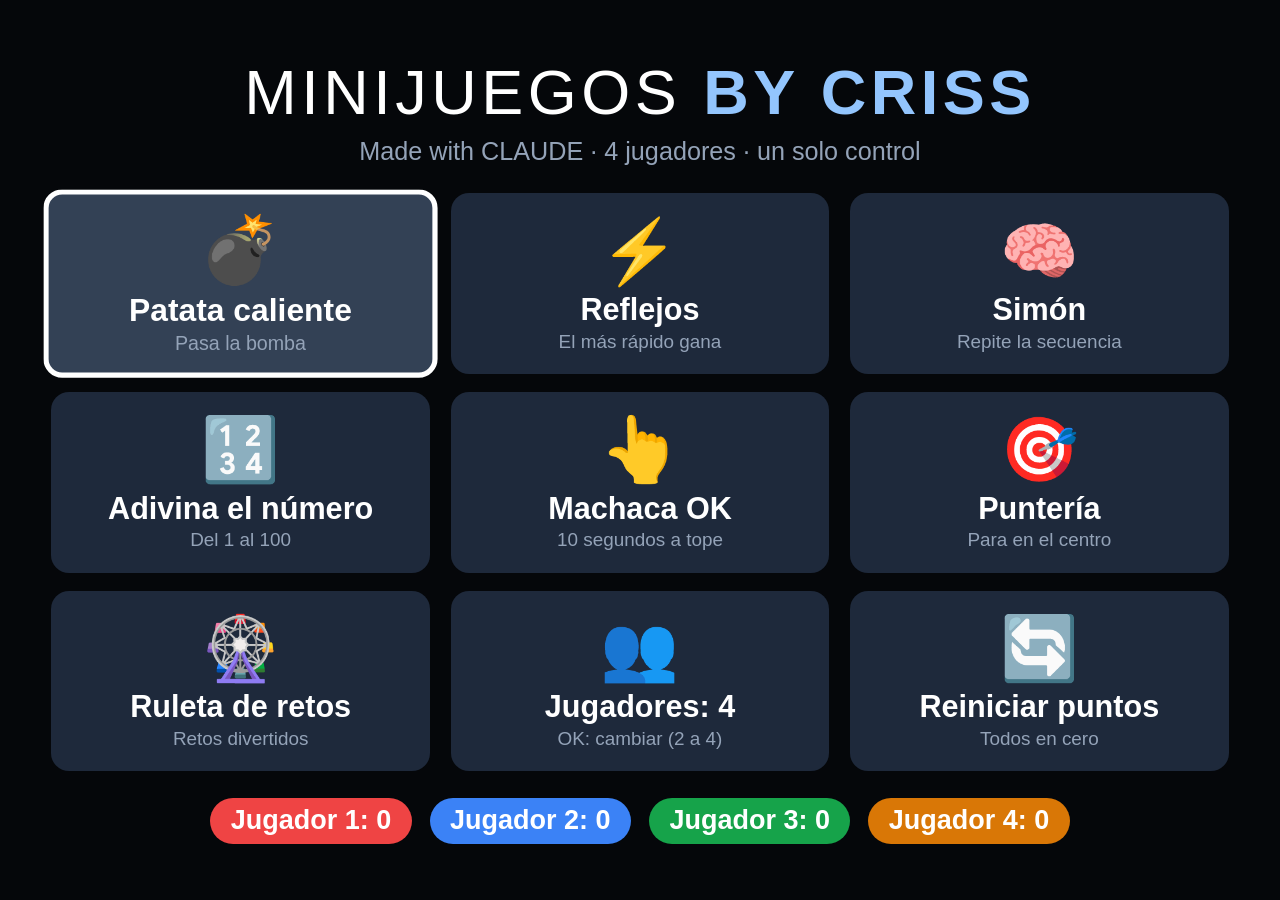
<file: public/assets/aistudio/Minijuegos_4134ff2e.html>
<!DOCTYPE html>
<html lang="es">
<head>
<meta charset="UTF-8">
<meta name="viewport" content="width=device-width, initial-scale=1">
<title>Minijuegos BY CRISS</title>
<style>
:root{color-scheme:dark}
*{box-sizing:border-box;margin:0;padding:0}
html,body{width:100%;height:100%;background:#05070a;color:#fff;font-family:Arial,sans-serif;overflow:hidden}
#stage{position:fixed;inset:0;display:flex;align-items:center;justify-content:center;text-align:center;transition:background .2s}
.c{padding:2vh 4vw;max-width:96vw}
.big{font-size:12vh;font-weight:bold;text-shadow:0 .4vh 1.2vh rgba(0,0,0,.4)}
.sub{font-size:4.6vh;margin-top:2vh}
.hint{font-size:3.2vh;color:rgba(255,255,255,.78);margin-top:4vh}
.giant{font-size:30vh;font-weight:bold;line-height:1.05}
.bomb{font-size:26vh;line-height:1.1}
.row{font-size:5.6vh;margin:1.6vh 0;font-weight:bold}.row small{font-size:3.4vh;color:#fff;opacity:.85}
.menu{width:92vw;text-align:center}
.title{font-size:7vh;letter-spacing:.5vh}.title b{color:#93c5fd}
.subt{font-size:2.8vh;color:#94a3b8;margin:1vh 0 3vh}
.grid{display:grid;grid-template-columns:repeat(3,1fr);gap:2vh 1.6vw}
.card{background:#1e293b;border:.6vh solid transparent;border-radius:2vh;padding:1.8vh 1vw}
.card.sel{border-color:#fff;background:#334155;transform:scale(1.04)}
.card .e{font-size:7vh}.card .t{font-size:3.4vh;font-weight:bold;margin-top:.4vh}.card .d{font-size:2.1vh;color:#94a3b8;margin-top:.4vh}
.chips{margin-top:3vh;display:flex;gap:1.4vw;justify-content:center;flex-wrap:wrap}
.chip{font-size:3vh;font-weight:bold;padding:.8vh 1.6vw;border-radius:5vh}
.simon{display:grid;grid-template-columns:repeat(3,14vh);grid-template-rows:repeat(3,14vh);gap:1.4vh;justify-content:center;margin-top:3vh}
.sd{display:flex;align-items:center;justify-content:center;font-size:7vh;border-radius:2vh;color:#fff}
.sd.up{grid-area:1/2}.sd.left{grid-area:2/1}.sd.right{grid-area:2/3}.sd.down{grid-area:3/2}
.track{position:relative;width:70vw;height:9vh;background:#334155;border-radius:2vh;margin:6vh auto 2vh}
.zone{position:absolute;left:46%;width:8%;top:0;bottom:0;background:#22c55e;border-radius:1vh}
.mk{position:absolute;top:-1.2vh;bottom:-1.2vh;width:1.4vh;background:#fbbf24;transform:translateX(-50%);border-radius:1vh}
.barw{width:60vw;height:3vh;background:rgba(0,0,0,.35);border-radius:2vh;margin:3vh auto 0;overflow:hidden}.barf{height:100%;width:100%;background:#fff}
</style>
</head>
<body>
<div id="stage"></div>
<script>
const $ = id => document.getElementById(id);
const COL = ['#ef4444', '#3b82f6', '#16a34a', '#d97706'];
let np = Math.min(4, Math.max(2, +(localStorage.getItem('mj_np') || 4)));
const P = [0, 1, 2, 3].map(i => ({ n: 'Jugador ' + (i + 1), pts: 0 }));
let cur = { key() {} }, gid = 0, inMenu = true, actx = null, ms = 0;

const T = (f, t) => { const g = gid; return setTimeout(() => { if (g === gid) f(); }, t); };
const I = (f, t) => { const g = gid; const id = setInterval(() => { if (g !== gid) { clearInterval(id); return; } f(); }, t); return id; };
function show(html, key, bg) { cur = { key: key || (() => {}) }; const s = $('stage'); s.innerHTML = html; s.style.background = bg || ''; }
function tone(f, d = .15, type = 'square', v = .1) {
  try {
    actx = actx || new AudioContext();
    const o = actx.createOscillator(), g = actx.createGain();
    o.type = type; o.frequency.value = f; g.gain.value = v; o.connect(g); g.connect(actx.destination);
    o.start(); o.stop(actx.currentTime + d);
  } catch (e) {}
}
function pass(i, sub, then) {
  tone(520, .1);
  show(`<div class="c"><div class="sub">Pásale el control a</div><div class="big">${P[i].n}</div><div class="sub">${sub}</div><div class="hint">Presiona OK cuando lo tengas</div></div>`, k => { if (k === 'ok') then(); }, COL[i]);
}
function fin(title, rank, lines, again) {
  gid++;
  const pts = [3, 2, 1, 0];
  rank.forEach((p, r) => { P[p].pts += pts[Math.min(r, 3)]; });
  tone(523, .15); setTimeout(() => tone(784, .35), 170);
  show(`<div class="c"><div class="big" style="font-size:9vh">${title}</div>${rank.map((p, r) => `<div class="row" style="color:${COL[p] === '#16a34a' ? '#4ade80' : COL[p] === '#d97706' ? '#fbbf24' : COL[p] === '#3b82f6' ? '#60a5fa' : '#f87171'}">${r + 1}. ${P[p].n} — ${lines[r]} <small>+${pts[Math.min(r, 3)]}</small></div>`).join('')}<div class="hint">OK: menú · ▲: jugar otra vez</div></div>`,
    k => { if (k === 'ok') menu(); else if (k === 'up') again(); });
}

/* ---------- 1. Patata caliente ---------- */
function bomba() {
  gid++; inMenu = false;
  let h = 0, tot = 0, t0 = 0, last = 0, alive = false; const b = [0, 0, 0, 0];
  const draw = () => show(`<div class="c"><div class="bomb">💣</div><div class="big">${P[h].n}</div><div class="sub">Quemadas: ${b[h]} / 3</div><div class="hint">OK: pasar la bomba al siguiente</div></div>`,
    k => { if (k === 'ok' && alive && Date.now() - last > 200) { last = Date.now(); h = (h + 1) % np; tone(400, .05); draw(); } }, COL[h]);
  const beat = () => { if (!alive) return; const f = Math.min(1, (Date.now() - t0) / tot); tone(600 + f * 700, .05, 'square', .07); T(beat, Math.max(150, 650 - f * 500)); };
  const boom = () => {
    if (!alive) return; alive = false; b[h]++; tone(110, .9, 'sawtooth', .3);
    const out = b[h] >= 3;
    show(`<div class="c"><div class="bomb">💥</div><div class="big">¡BOOM!</div><div class="sub">${P[h].n} se quemó (${b[h]}/3)</div><div class="hint">OK: ${out ? 'ver resultados' : 'siguiente ronda'}</div></div>`,
      k => { if (k === 'ok') { if (out) end(); else round(); } }, '#7f1d1d');
  };
  const round = () => { tot = 6000 + Math.random() * 13000; t0 = Date.now(); alive = true; last = Date.now(); draw(); beat(); T(boom, tot); };
  const end = () => { const rank = [...Array(np).keys()].sort((x, y) => b[x] - b[y]); fin('Patata caliente', rank, rank.map(p => b[p] + ' quemadas'), bomba); };
  pass(0, 'Empieza la bomba', round);
}

/* ---------- 2. Reflejos ---------- */
function reflejos() {
  gid++; inMenu = false;
  const R = 3, tot = Array(np).fill(0), q = []; let qi = 0;
  for (let r = 0; r < R; r++) for (let i = 0; i < np; i++) q.push(i);
  const next = () => { if (qi >= q.length) return end(); const i = q[qi]; pass(i, 'Ronda ' + (Math.floor(qi / np) + 1) + ' de ' + R + ' · reflejos', () => wait(i)); };
  const cont = k => { if (k === 'ok') { qi++; next(); } };
  const wait = i => {
    let st = 0;
    const wt = T(() => {
      st = performance.now(); tone(900, .25);
      show(`<div class="c"><div class="giant">¡YA!</div></div>`, k => {
        if (k !== 'ok') return;
        const t = Math.round(performance.now() - st); tot[i] += t; tone(660, .1);
        show(`<div class="c"><div class="big">${t} ms</div><div class="sub">${P[i].n}</div><div class="hint">OK: continuar</div></div>`, cont, COL[i]);
      }, '#16a34a');
    }, 2000 + Math.random() * 3500);
    show(`<div class="c"><div class="big">Espera…</div><div class="sub">No presiones hasta ver VERDE</div></div>`, k => {
      if (k !== 'ok') return;
      clearTimeout(wt); tot[i] += 1000; tone(150, .4, 'sawtooth');
      show(`<div class="c"><div class="big">¡Muy pronto!</div><div class="sub">+1000 ms de castigo</div><div class="hint">OK: continuar</div></div>`, cont, '#7f1d1d');
    }, '#b91c1c');
  };
  const end = () => { const rank = [...Array(np).keys()].sort((x, y) => tot[x] - tot[y]); fin('Reflejos', rank, rank.map(p => tot[p] + ' ms en total'), reflejos); };
  next();
}

/* ---------- 3. Simón ---------- */
function simon() {
  gid++; inMenu = false;
  const D = ['up', 'right', 'down', 'left'], C = { up: '#22c55e', right: '#ef4444', down: '#f59e0b', left: '#3b82f6' };
  const F = { up: 523, right: 659, down: 392, left: 330 }, A = { up: '▲', right: '▶', down: '▼', left: '◀' };
  let seq = [], alive = [...Array(np).keys()], out = [], ti = 0;
  const pad = lit => '<div class="simon">' + D.map(d => `<div class="sd ${d}" style="background:${C[d]};opacity:${lit === d ? 1 : .22}">${A[d]}</div>`).join('') + '</div>';
  const draw = (lit, msg, key, bg) => show(`<div class="c"><div class="sub">${msg}</div>${pad(lit)}</div>`, key, bg);
  const turn = () => { const p = alive[ti % alive.length]; pass(p, seq.length ? 'Memoria: repite y agrega una flecha' : 'Memoria: empieza con una flecha', () => watch(p)); };
  const watch = p => {
    let i = 0; const m = P[p].n + ' · mira…';
    draw(null, m, null, COL[p]);
    const step = () => {
      if (i >= seq.length) { T(() => input(p), 300); return; }
      const d = seq[i++]; draw(d, m, null, COL[p]); tone(F[d], .3);
      T(() => { draw(null, m, null, COL[p]); T(step, 220); }, 500);
    };
    T(step, 500);
  };
  const input = p => {
    let idx = 0;
    const msg = () => idx < seq.length ? P[p].n + ' · repite (' + idx + '/' + seq.length + ')' : P[p].n + ' · agrega una flecha nueva';
    const kf = k => {
      if (!D.includes(k)) return; tone(F[k], .18);
      if (idx < seq.length) { if (k === seq[idx]) { idx++; draw(k, msg(), kf, COL[p]); } else fail(p); }
      else { seq.push(k); draw(k, '¡Agregada!', null, COL[p]); T(() => { ti = (alive.indexOf(p) + 1) % alive.length; turn(); }, 700); }
    };
    draw(null, msg(), kf, COL[p]);
  };
  const fail = p => {
    tone(110, .7, 'sawtooth', .3); out.push(p); const r = alive.indexOf(p); alive.splice(r, 1); seq = []; ti = r;
    show(`<div class="c"><div class="big">¡Fallaste!</div><div class="sub">${P[p].n} sale del juego</div><div class="hint">OK: continuar</div></div>`, k => { if (k === 'ok') { if (alive.length <= 1) end(); else turn(); } }, '#7f1d1d');
  };
  const end = () => { const rank = [...alive, ...out.slice().reverse()]; fin('Simón', rank, rank.map((p, i) => i === 0 ? 'Ganador' : 'Eliminado'), simon); };
  turn();
}

/* ---------- 4. Adivina el número ---------- */
function adivina() {
  gid++; inMenu = false;
  const sec = 1 + Math.floor(Math.random() * 100), diff = Array(np).fill(100);
  let lo = 1, hi = 100, ti = 0, g = 50;
  const turn = () => pass(ti, 'Adivina el número del 1 al 100', pick);
  const pick = () => {
    const draw = () => show(`<div class="c"><div class="sub">${P[ti].n} · está entre ${lo} y ${hi}</div><div class="giant">${g}</div><div class="hint">▲▼ ±1 · ◀▶ ±10 · OK confirma</div></div>`, k => {
      if (k === 'up') g = Math.min(100, g + 1); else if (k === 'down') g = Math.max(1, g - 1);
      else if (k === 'right') g = Math.min(100, g + 10); else if (k === 'left') g = Math.max(1, g - 10);
      else if (k === 'ok') { check(); return; } else return;
      tone(300 + g * 4, .04); draw();
    }, COL[ti]);
    draw();
  };
  const check = () => {
    diff[ti] = Math.abs(g - sec);
    if (g === sec) { end(ti); return; }
    const hint = g < sec ? 'MÁS ALTO ▲' : 'MÁS BAJO ▼';
    if (g < sec) lo = Math.max(lo, g + 1); else hi = Math.min(hi, g - 1);
    tone(g < sec ? 700 : 300, .3);
    show(`<div class="c"><div class="giant" style="font-size:16vh">${g}</div><div class="big">${hint}</div><div class="hint">OK: siguiente jugador</div></div>`, k => { if (k === 'ok') { ti = (ti + 1) % np; g = Math.round((lo + hi) / 2); turn(); } }, COL[ti]);
  };
  const end = w => {
    const rest = [...Array(np).keys()].filter(x => x !== w).sort((x, y) => diff[x] - diff[y]);
    const rank = [w, ...rest];
    fin('Adivina el número', rank, rank.map((p, i) => i === 0 ? '¡Acertó el ' + sec + '!' : 'a ' + diff[p] + ' de distancia'), adivina);
  };
  turn();
}

/* ---------- 5. Machaca OK ---------- */
function machaca() {
  gid++; inMenu = false;
  const sc = Array(np).fill(0); let ti = 0;
  const turn = () => { if (ti >= np) { end(); return; } pass(ti, '¡Machaca OK durante 10 segundos!', () => count(3)); };
  const count = n => { if (n === 0) { run(); return; } tone(500, .1); show(`<div class="c"><div class="giant">${n}</div></div>`, null, COL[ti]); T(() => count(n - 1), 800); };
  const run = () => {
    let c = 0, done = false; const t1 = Date.now() + 10000;
    show(`<div class="c"><div class="sub">${P[ti].n} · ¡DALE!</div><div class="giant" id="cn">0</div><div class="barw"><div class="barf" id="bf"></div></div></div>`,
      k => { if (k === 'ok' && !done) { c++; const e = $('cn'); if (e) e.textContent = c; tone(500 + (c % 10) * 40, .03, 'square', .05); } }, COL[ti]);
    const iv = I(() => {
      const left = t1 - Date.now(), bf = $('bf'); if (bf) bf.style.width = Math.max(0, left / 100) + '%';
      if (left <= 0 && !done) {
        done = true; clearInterval(iv); sc[ti] = c; tone(300, .5);
        show(`<div class="c"><div class="big">${c} pulsaciones</div><div class="sub">${P[ti].n}</div><div class="hint">OK: continuar</div></div>`, k => { if (k === 'ok') { ti++; turn(); } }, COL[ti]);
      }
    }, 50);
  };
  const end = () => { const rank = [...Array(np).keys()].sort((x, y) => sc[y] - sc[x]); fin('Machaca OK', rank, rank.map(p => sc[p] + ' pulsaciones'), machaca); };
  turn();
}

/* ---------- 6. Puntería ---------- */
function punteria() {
  gid++; inMenu = false;
  const sc = Array(np).fill(0); let ti = 0;
  const turn = () => { if (ti >= np) { end(); return; } pass(ti, '3 disparos: detén la barra en el centro', () => shot(0)); };
  const shot = n => {
    if (n >= 3) { show(`<div class="c"><div class="big">${sc[ti]} puntos</div><div class="sub">${P[ti].n}</div><div class="hint">OK: continuar</div></div>`, k => { if (k === 'ok') { ti++; turn(); } }, COL[ti]); return; }
    let x = 0, dir = 1, run = true; const v = 1.1 + n * .55;
    show(`<div class="c"><div class="sub">${P[ti].n} · disparo ${n + 1}/3</div><div class="track"><div class="zone"></div><div class="mk" id="mk"></div></div><div class="hint">OK: detener la barra</div></div>`, k => {
      if (k !== 'ok' || !run) return;
      run = false; clearInterval(iv);
      const pts = Math.max(0, Math.round(100 - Math.abs(x - 50) * 2)); sc[ti] += pts; tone(300 + pts * 6, .25);
      const m = $('mk'); if (m) m.style.background = '#fff';
      T(() => { show(`<div class="c"><div class="giant">+${pts}</div></div>`, null, COL[ti]); T(() => shot(n + 1), 900); }, 250);
    }, COL[ti]);
    const iv = I(() => { if (!run) return; x += dir * v; if (x >= 100) { x = 100; dir = -1; } if (x <= 0) { x = 0; dir = 1; } const m = $('mk'); if (m) m.style.left = x + '%'; }, 16);
  };
  const end = () => { const rank = [...Array(np).keys()].sort((x, y) => sc[y] - sc[x]); fin('Puntería', rank, rank.map(p => sc[p] + ' puntos'), punteria); };
  turn();
}

/* ---------- 7. Ruleta de retos ---------- */
const RETOS = ['Imita a un animal hasta que alguien adivine', 'Cuenta un chiste', 'Baila 10 segundos sin música', 'Habla como robot durante 1 minuto', 'Di un trabalenguas sin equivocarte', 'Haz 10 sentadillas', 'Canta el coro de tu canción favorita', 'Imita a otro jugador', 'Di 5 frutas en 5 segundos', 'Mantén el equilibrio en un pie 15 segundos', 'Cuenta del 20 al 1 sin equivocarte', 'Haz tu mejor cara de sorpresa', 'Cuenta tu mejor anécdota', 'Di tu nombre al revés', 'Haz reír a alguien sin tocarlo', 'Inventa un lema para este grupo', 'Di 3 cosas que te hacen feliz', 'Actúa una película sin hablar', 'Habla 10 segundos sin mover los labios', 'Nombra 5 países en 10 segundos', 'Haz el sonido de 3 animales', 'Camina como un modelo', 'Elige quién hace el siguiente reto', 'Cuenta hasta 30 sin decir el 7', 'Describe tu día usando solo gestos'];
const GEN = {
  ej: ['sentadillas', 'saltos', 'abdominales', 'giros', 'aplausos', 'pasos de baile', 'flexiones de brazo'],
  n: [5, 8, 10, 12, 15],
  pj: ['un robot', 'un pirata', 'un bebé', 'un presentador de noticias', 'un abuelo', 'un gallo', 'un superhéroe', 'un fantasma', 'un cantante de ópera', 'un mono', 'un chef', 'un astronauta'],
  ac: ['pidiendo un helado', 'contando hasta 10', 'saludando a todos', 'explicando cómo se hace un sándwich', 'pidiendo perdón', 'dando una noticia', 'hablando por teléfono', 'buscando algo perdido', 'cantando una canción de cuna'],
  cosa: ['animales', 'frutas', 'colores', 'países', 'ciudades', 'comidas', 'deportes', 'profesiones', 'objetos de la casa', 'películas'],
  seg: [5, 8, 10, 15],
  cuerpo: ['en cámara lenta', 'a toda velocidad', 'con los ojos cerrados', 'sin reírte', 'con una mano en la cabeza', 'en un solo pie'],
  voz: ['sin repetir', 'sin reírte', 'con voz de pato', 'con voz de gigante', 'en cámara lenta', 'con acento extranjero', 'susurrando', 'como si fueras un locutor']
};
const pick = a => a[Math.floor(Math.random() * a.length)];
function genReto() {
  const t = Math.floor(Math.random() * 4);
  if (t === 0) return 'Haz ' + pick(GEN.n) + ' ' + pick(GEN.ej) + ' ' + pick(GEN.cuerpo);
  if (t === 1) return 'Actúa como ' + pick(GEN.pj) + ' ' + pick(GEN.ac);
  if (t === 2) return 'Nombra ' + pick([3, 4, 5, 6]) + ' ' + pick(GEN.cosa) + ' en ' + pick(GEN.seg) + ' segundos ' + pick(GEN.voz);
  return 'Cuenta una historia de ' + pick([3, 4, 5]) + ' frases sobre ' + pick(GEN.cosa) + ' ' + pick(GEN.voz);
}
let deck = [], lastR = '';
function nextReto() {
  let r = '';
  for (let i = 0; i < 12; i++) {
    if (Math.random() < .5) { if (!deck.length) deck = RETOS.slice().sort(() => Math.random() - .5); r = deck.pop(); }
    else r = genReto();
    if (r !== lastR) break;
  }
  lastR = r; return r;
}
function ruleta() {
  gid++; inMenu = false; let last = -1;
  const go = () => {
    let ti; do { ti = Math.floor(Math.random() * np); } while (np > 1 && ti === last);
    last = ti; let n = 0;
    const iv = I(() => {
      n++;
      show(`<div class="c"><div class="sub">Girando…</div><div class="big" style="font-size:7vh;max-width:80vw">${RETOS[Math.floor(Math.random() * RETOS.length)]}</div></div>`, null, COL[n % np]);
      tone(300 + n * 10, .05);
      if (n >= 16) {
        clearInterval(iv); tone(784, .4);
        show(`<div class="c"><div class="sub">Le toca a</div><div class="big">${P[ti].n}</div><div class="big" style="font-size:6.4vh;margin-top:4vh;max-width:80vw">${nextReto()}</div><div class="hint">OK: otro reto · Atrás: menú</div></div>`, k => { if (k === 'ok') go(); }, COL[ti]);
      }
    }, 110);
  };
  go();
}

/* ---------- menú ---------- */
const ITEMS = [
  { n: 'Patata caliente', e: '💣', d: 'Pasa la bomba', f: bomba },
  { n: 'Reflejos', e: '⚡', d: 'El más rápido gana', f: reflejos },
  { n: 'Simón', e: '🧠', d: 'Repite la secuencia', f: simon },
  { n: 'Adivina el número', e: '🔢', d: 'Del 1 al 100', f: adivina },
  { n: 'Machaca OK', e: '👆', d: '10 segundos a tope', f: machaca },
  { n: 'Puntería', e: '🎯', d: 'Para en el centro', f: punteria },
  { n: 'Ruleta de retos', e: '🎡', d: 'Retos divertidos', f: ruleta },
  { n: 'Jugadores', e: '👥', d: 'OK: cambiar (2 a 4)', pl: 1 },
  { n: 'Reiniciar puntos', e: '🔄', d: 'Todos en cero', rs: 1 }
];
function menu() {
  gid++; inMenu = true;
  const n = ITEMS.length;
  const draw = () => show(`<div class="menu"><div class="title">MINIJUEGOS <b>BY CRISS</b></div><div class="subt">Made with CLAUDE · ${np} jugadores · un solo control</div><div class="grid">${ITEMS.map((it, i) => `<div class="card ${i === ms ? 'sel' : ''}"><div class="e">${it.e}</div><div class="t">${it.pl ? 'Jugadores: ' + np : it.n}</div><div class="d">${it.d}</div></div>`).join('')}</div><div class="chips">${P.slice(0, np).map((p, i) => `<span class="chip" style="background:${COL[i]}">${p.n}: ${p.pts}</span>`).join('')}</div></div>`,
    k => {
      if (k === 'right') ms = (ms + 1) % n; else if (k === 'left') ms = (ms + n - 1) % n;
      else if (k === 'down') ms = (ms + 3) % n; else if (k === 'up') ms = (ms + n - 3) % n;
      else if (k === 'ok') {
        const it = ITEMS[ms];
        if (it.f) { it.f(); return; }
        if (it.pl) { np = np >= 4 ? 2 : np + 1; try { localStorage.setItem('mj_np', np); } catch (e) {} }
        if (it.rs) P.forEach(p => p.pts = 0);
      } else return;
      tone(380, .04); draw();
    });
  draw();
}

document.addEventListener('keydown', e => {
  const M = { ArrowUp: 'up', ArrowDown: 'down', ArrowLeft: 'left', ArrowRight: 'right', Enter: 'ok', ' ': 'ok', Escape: 'back', Backspace: 'back', GoBack: 'back' };
  const k = M[e.key]; if (!k) return;
  e.preventDefault();
  if (k === 'ok' && e.repeat) return;
  if (k === 'back') { window.__back(); return; }
  cur.key(k);
});
window.__back = () => { if (inMenu) return false; menu(); return true; };
menu();
</script>
</body>
</html>
</file>
